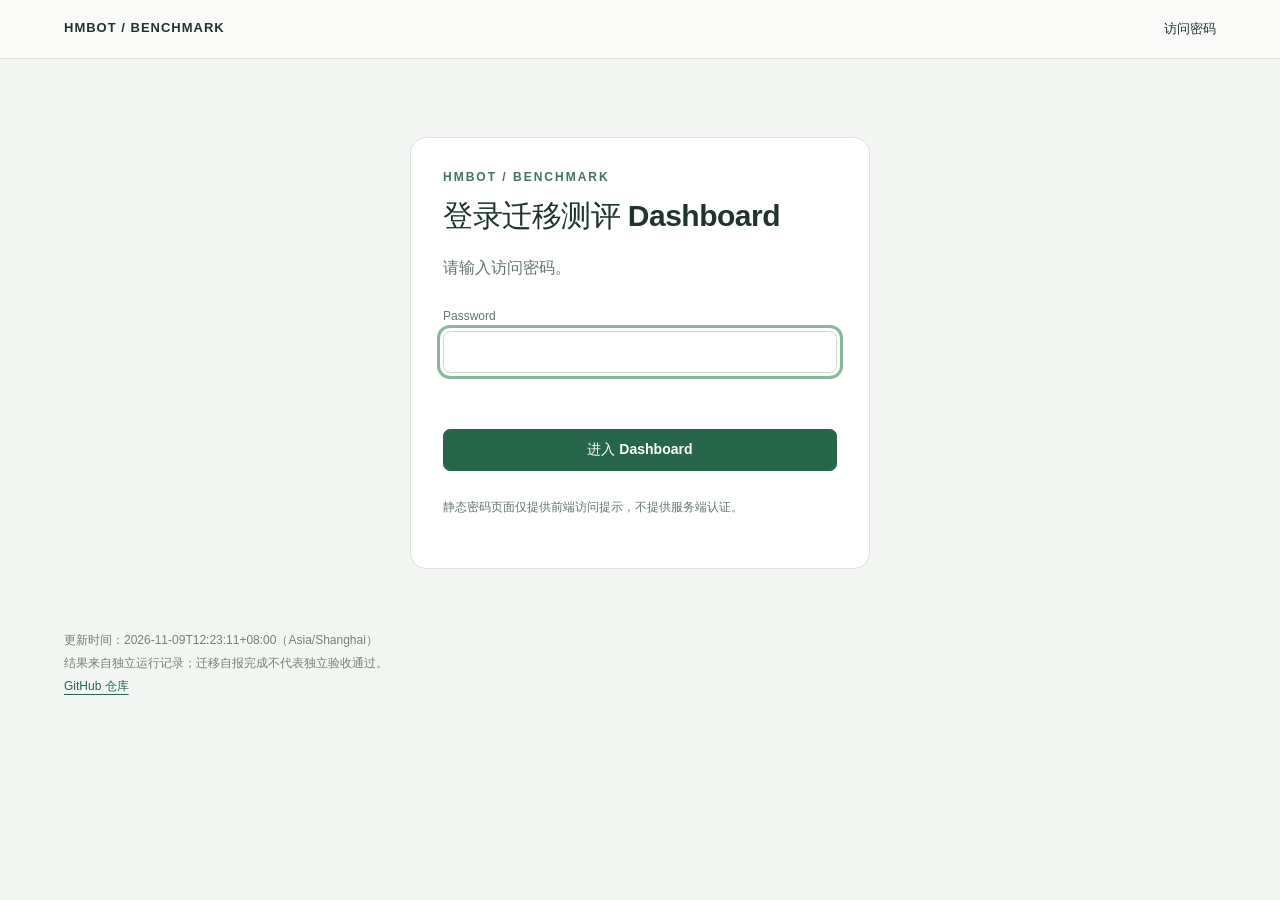
<file: index.html>
<!doctype html><html lang="zh-CN"><head><meta charset="utf-8"><meta name="viewport" content="width=device-width,initial-scale=1"><title>迁移测评 · App 目录 · HMBot Benchmark</title><link rel="stylesheet" href="assets/dashboard.css"><script src="assets/static-login.js"></script><script defer src="assets/dashboard.js"></script></head><body><header><strong>HMBOT / BENCHMARK</strong><a href="index.html">全部 App ↗</a></header><main><div class="eyebrow">CROSS-PLATFORM MIGRATION</div><h1>每个 App，一份迁移成绩单。</h1><p class="intro">选择应用，比较不同模型、Harness 与实验批次的功能完备度、界面还原度和迁移成本。</p><div class="summary"><article><b>3</b><span>已登记 App</span></article><article><b>34</b><span>迁移运行记录</span></article><article><b>26</b><span>已有功能测评</span></article></div><div class="app-grid"><a class="app-card" href="experiments/cofi-android-harmony.html"><span class="app-icon">C</span><h2>Cofi</h2><p>Android → HarmonyOS<br>28 次运行 · 5 种 Harness</p><div><span class="badge good">23 次已有功能分</span></div><span class="arrow">查看结果与运行记录 →</span></a><a class="app-card" href="experiments/simple-calendar-android-harmony.html"><span class="app-icon">S</span><h2>Simple Calendar</h2><p>Android → HarmonyOS<br>3 次运行 · 3 种 Harness</p><div><span class="badge good">3 次已有功能分</span></div><span class="arrow">查看结果与运行记录 →</span></a><a class="app-card" href="experiments/omni-notes-android-harmony.html"><span class="app-icon">O</span><h2>Omni Notes</h2><p>Android → HarmonyOS<br>3 次运行 · 3 种 Harness</p><div><span class="badge warn">待测评</span></div><span class="arrow">查看结果与运行记录 →</span></a></div><footer>更新时间：2026-11-09T12:23:11+08:00（Asia/Shanghai）<br>结果来自独立运行记录；迁移自报完成不代表独立验收通过。<br><a href="https://github.com/fuxi-ailabs/hmbot-benchmark-dashboard">GitHub 仓库</a><button type="button" data-logout>退出登录</button></footer></main></body></html>
</file>
<file: assets/dashboard.css>
:root{font-family:Inter,-apple-system,BlinkMacSystemFont,"Segoe UI",sans-serif;color:#20342e;background:#f4f6f3;font-synthesis:none}*{box-sizing:border-box}body{margin:0}a{color:#236650;text-underline-offset:4px}header{border-bottom:1px solid #dbe3db;padding:20px max(24px,5vw);display:flex;justify-content:space-between;gap:20px;font-size:13px;background:#fafbf8}header strong{letter-spacing:1px}main{max-width:1600px;margin:auto;padding:46px max(24px,5vw)}.eyebrow{font-size:12px;letter-spacing:2px;color:#42735d;font-weight:700}h1{font-size:clamp(32px,4vw,52px);letter-spacing:-1.8px;margin:12px 0 16px}h2{font-size:22px;margin:0 0 12px}.intro{color:#62756b;line-height:1.85;max-width:900px}.summary{display:grid;grid-template-columns:repeat(3,1fr);gap:16px;margin:28px 0}.summary article,.app-card{padding:24px;background:white;border:1px solid #dae4d9;border-radius:14px}.summary b{font-size:32px;display:block;font-variant-numeric:tabular-nums}.summary span{color:#62756b;font-size:13px}.app-grid{display:grid;grid-template-columns:repeat(auto-fit,minmax(min(100%,280px),1fr));gap:20px;margin:32px 0}.app-card{display:flex;flex-direction:column;gap:15px;color:inherit;text-decoration:none;transition:transform .15s,border-color .15s}.app-card:hover{transform:translateY(-3px);border-color:#36795b}.app-card h2{margin:0}.app-card p{margin:0;color:#62756b;line-height:1.8}.app-card .arrow{margin-top:auto;color:#236650;font-weight:650}.app-icon{width:46px;height:46px;border-radius:12px;background:#e6efe6;display:grid;place-items:center;font-size:20px;font-weight:700}.toolbar{padding:20px;background:#fff;border:1px solid #dae4d9;border-radius:14px;display:flex;gap:16px;flex-wrap:wrap;align-items:end;margin:24px 0 16px}label{display:flex;flex-direction:column;gap:8px;font-size:12px;color:#62756b}select,input,button{font:inherit;font-size:14px;border:1px solid #cbd7cc;background:#fff;color:#20342e;border-radius:7px;padding:10px;min-height:42px}select{max-width:230px}button{cursor:pointer}button:hover{background:#edf3ec}input{width:200px}.result-meta{display:flex;justify-content:space-between;gap:16px;flex-wrap:wrap;color:#62756b;font-size:13px;margin:18px 0}.table-wrap{overflow:auto;border:1px solid #dbe3db;border-radius:14px;background:#fff}table{border-collapse:collapse;width:100%;min-width:1130px;text-align:left}th{font-size:12px;white-space:nowrap;color:#62756b;background:#eaf0e8;padding:16px;border-bottom:1px solid #dbe3db}td{padding:19px 16px;border-bottom:1px solid #edf1eb;font-size:13px;vertical-align:top;line-height:1.6}tbody tr:last-child td{border-bottom:0}tbody tr:hover{background:#fafcf8}small{display:block;color:#718076;margin-top:5px;font-size:11px}code{font-size:11px;overflow-wrap:anywhere}.score{font-size:20px;font-weight:750;font-variant-numeric:tabular-nums;white-space:nowrap}.score.high{color:#1f7951}.score.mid{color:#956716}.score.low{color:#aa4f43}.score small{font-weight:400;font-size:10px}.numeric{white-space:nowrap;font-variant-numeric:tabular-nums;font-weight:600}.missing{color:#859087;font-size:12px;font-weight:400}.badge{display:inline-block;border-radius:5px;padding:3px 7px;font-size:10px;background:#eef1ee;color:#637468;margin:4px 4px 0 0;white-space:nowrap}.badge.warn{background:#fff0d8;color:#8a5c17}.badge.danger{background:#f9e9e5;color:#9c493e}.badge.good{background:#e4f1e6;color:#287047}.badge.harness{background:#e8edf8;color:#4a6088}.bar{width:88px;height:4px;border-radius:3px;background:#e9eee7;margin-top:9px;overflow:hidden}.bar span{display:block;height:100%;background:#6c9b77}.record-details{min-width:210px;max-width:330px;color:#62756b}summary{cursor:pointer;color:#38664f}.record-details p{margin:12px 0;font-size:12px}.empty{padding:48px;text-align:center;color:#62756b;border:1px dashed #cbd7cc;border-radius:14px;background:white}.legend{font-size:12px;color:#62756b;line-height:1.8;margin:18px 0}.method{margin-top:32px;padding:24px;border:1px solid #dae4d9;border-radius:14px;background:#fafbf8;line-height:1.9;font-size:13px;color:#62756b}footer{margin-top:28px;font-size:12px;color:#718076;line-height:1.9}.sort-head{border:0;min-height:0;padding:0;background:transparent;color:inherit;font-size:12px;text-align:left}.sort-head:hover{background:transparent;color:#236650}.sort-head.active{color:#1f6749;font-weight:750}:focus-visible{outline:3px solid #8ab89b;outline-offset:3px}[hidden]{display:none!important}@media(max-width:700px){main{padding:30px 18px}header{padding:18px}.summary{gap:8px}.summary article{padding:16px}.summary b{font-size:26px}.toolbar{gap:12px;padding:16px}.toolbar label{flex:1 1 130px}select,input{max-width:100%;width:100%}.intro{font-size:14px}}
.login-locked body{display:none}.login-wrap{max-width:460px;margin:32px auto 60px;padding:32px;border:1px solid #dae4d9;border-radius:16px;background:white}.login-wrap h1{font-size:30px;letter-spacing:-.5px}.login-wrap form{display:grid;gap:18px;margin:26px 0}.login-wrap input{width:100%}.login-primary{background:#28664c;color:#fff;border-color:#28664c;font-weight:650}.login-primary:hover{background:#1e503a}.login-error{color:#a23c33;font-size:13px;min-height:20px;margin:0}footer button{min-height:0;padding:3px 8px;font-size:12px;margin-left:10px}
</file>
